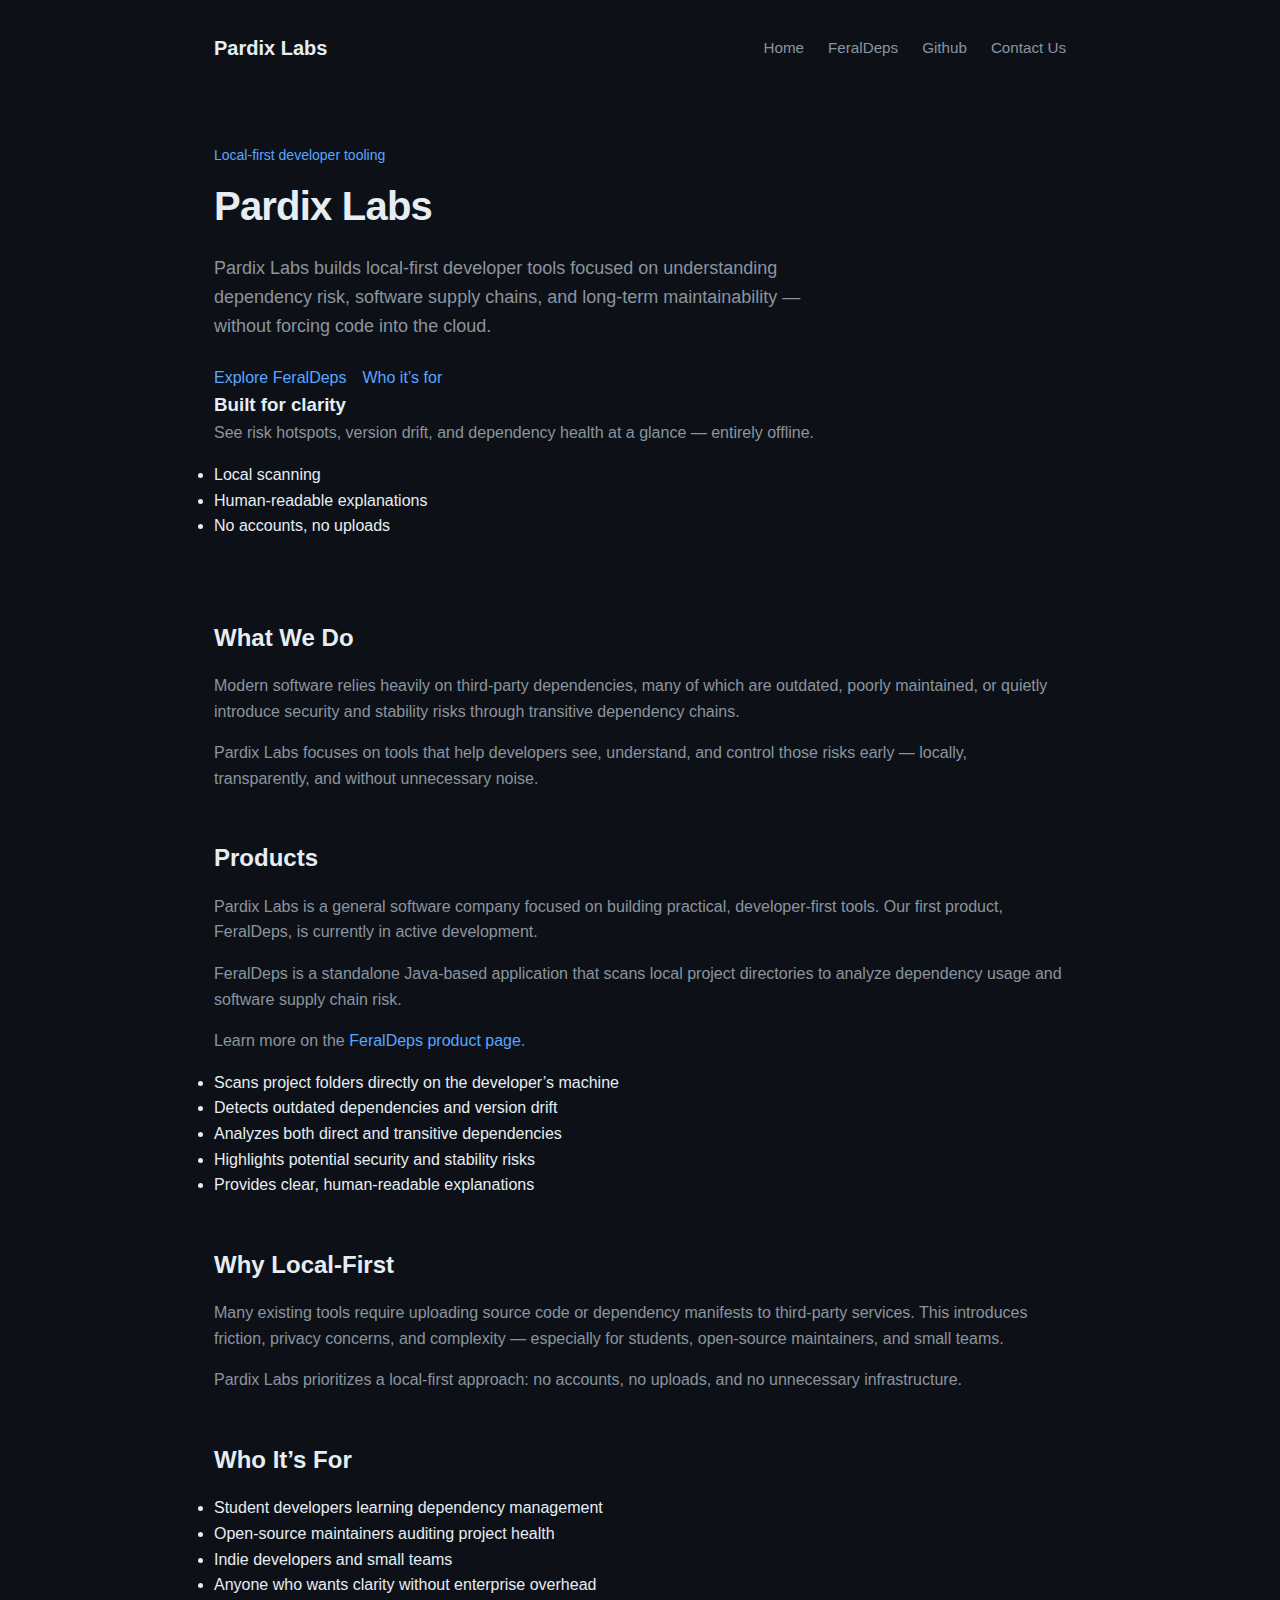
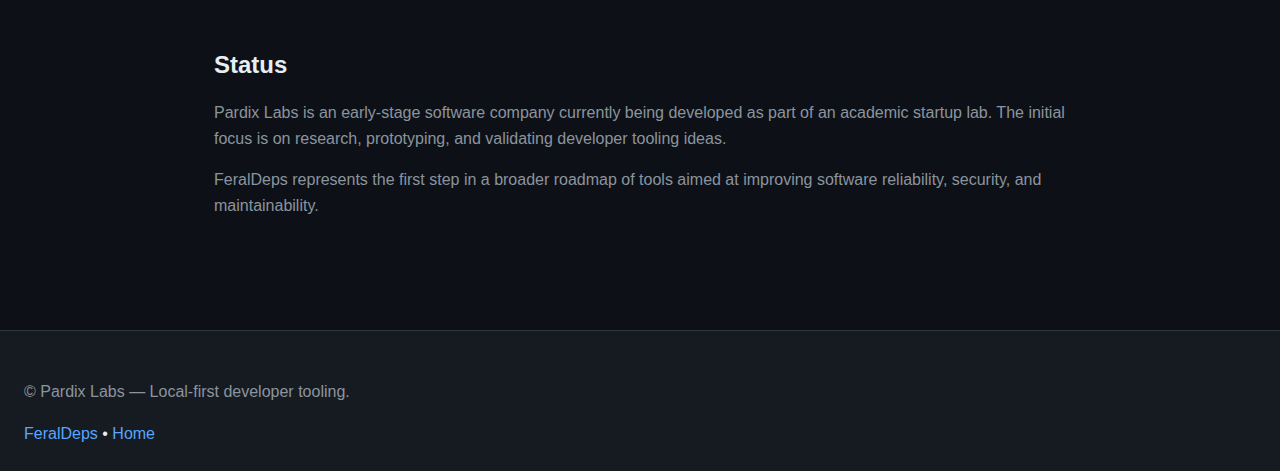
<file: index.html>
<!DOCTYPE html>
<html lang="en">
<head>
  <meta charset="UTF-8" />
  <meta name="viewport" content="width=device-width, initial-scale=1.0" />
  <title>Pardix Labs</title>
  <meta name="description" content="Pardix Labs builds local-first developer tools for dependency and security risk analysis." />
  <link rel="stylesheet" href="styles.css" />
</head>
<body>

<header class="site-header">
  <nav class="nav">
    <div class="logo">Pardix Labs</div>
    <div class="nav-links">
      <a href="index.html" aria-current="page">Home</a>
      <a href="feraldeps.html">FeralDeps</a>
      <a href="https://github.com/PardixLabs" >Github</a>
      <a href="mailto:pardixlabs@gmail.com">Contact Us</a>
    </div>
  </nav>
  <div class="hero">
    <div class="hero-content">
      <p class="eyebrow">Local‑first developer tooling</p>
      <h1>Pardix Labs</h1>
      <p class="lead">
        Pardix Labs builds <span class="accent">local-first developer tools</span> focused on understanding dependency risk,
        software supply chains, and long-term maintainability — without forcing code into the cloud.
      </p>
      <div class="hero-actions">
        <a class="button primary" href="feraldeps.html">Explore FeralDeps</a>
        <a class="button ghost" href="#who">Who it’s for</a>
      </div>
    </div>
    <div class="hero-card">
      <h3>Built for clarity</h3>
      <p>See risk hotspots, version drift, and dependency health at a glance — entirely offline.</p>
      <ul class="checklist">
        <li>Local scanning</li>
        <li>Human‑readable explanations</li>
        <li>No accounts, no uploads</li>
      </ul>
    </div>
  </div>
</header>

<main>
  <section class="card">
    <h2>What We Do</h2>
    <p>
      Modern software relies heavily on third-party dependencies, many of which are outdated, poorly maintained,
      or quietly introduce security and stability risks through transitive dependency chains.
    </p>
    <p>
      Pardix Labs focuses on tools that help developers <span class="accent">see, understand, and control</span>
      those risks early — locally, transparently, and without unnecessary noise.
    </p>
  </section>

  <section class="card">
    <h2>Products</h2>
    <p>
      Pardix Labs is a general software company focused on building practical, developer‑first tools.
      Our first product, <span class="accent">FeralDeps</span>, is currently in active development.
    </p>
    <p>
      FeralDeps is a standalone Java-based application that scans local project directories to analyze
      dependency usage and software supply chain risk.
    </p>
    <p>
      Learn more on the <a href="feraldeps.html">FeralDeps product page</a>.
    </p>
    <ul class="checklist">
      <li>Scans project folders directly on the developer’s machine</li>
      <li>Detects outdated dependencies and version drift</li>
      <li>Analyzes both direct and transitive dependencies</li>
      <li>Highlights potential security and stability risks</li>
      <li>Provides clear, human-readable explanations</li>
    </ul>
  </section>

  <section class="card">
    <h2>Why Local‑First</h2>
    <p>
      Many existing tools require uploading source code or dependency manifests to third-party services.
      This introduces friction, privacy concerns, and complexity — especially for students, open-source
      maintainers, and small teams.
    </p>
    <p>
      Pardix Labs prioritizes a <span class="accent">local-first</span> approach: no accounts, no uploads,
      and no unnecessary infrastructure.
    </p>
  </section>

  <section class="card" id="who">
    <h2>Who It’s For</h2>
    <ul class="checklist">
      <li>Student developers learning dependency management</li>
      <li>Open-source maintainers auditing project health</li>
      <li>Indie developers and small teams</li>
      <li>Anyone who wants clarity without enterprise overhead</li>
    </ul>
  </section>

  <section class="card">
    <h2>Status</h2>
    <p>
      Pardix Labs is an early-stage software company currently being developed as part of an academic
      startup lab. The initial focus is on research, prototyping, and validating developer tooling ideas.
    </p>
    <p>
      FeralDeps represents the first step in a broader roadmap of tools aimed at improving software
      reliability, security, and maintainability.
    </p>
  </section>
</main>

<footer>
  <p>© Pardix Labs — Local‑first developer tooling.</p>
  <div class="footer-links">
    <a href="feraldeps.html">FeralDeps</a>
    <span class="dot">•</span>
    <a href="index.html">Home</a>
  </div>
</footer>

</body>
</html>
</file>
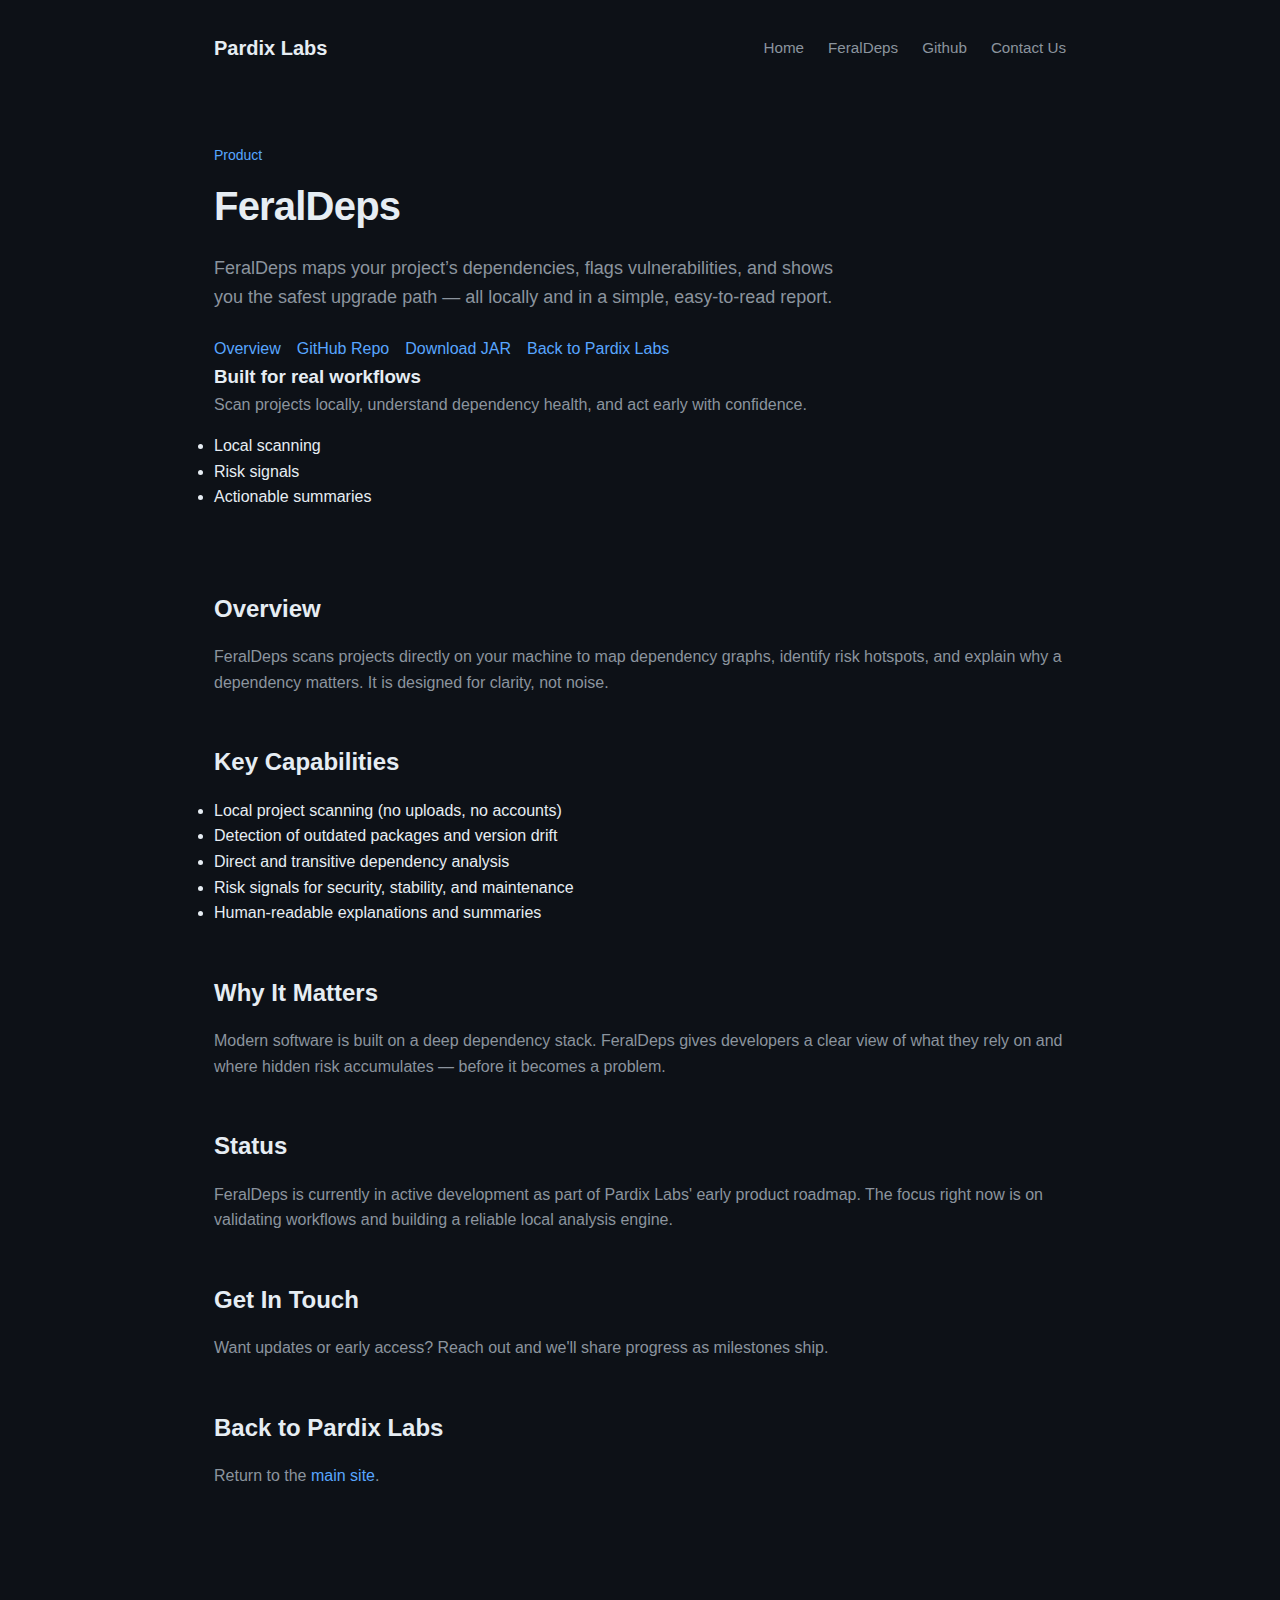
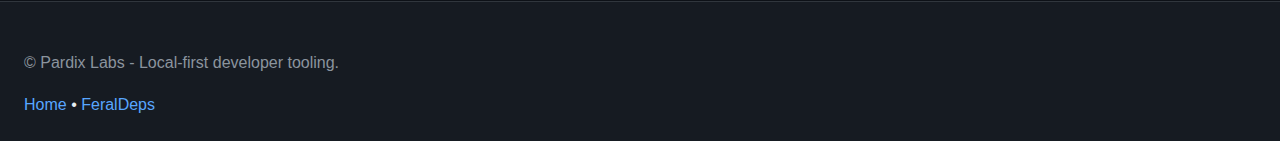
<file: feraldeps.html>
<!DOCTYPE html>
<html lang="en">
<head>
  <meta charset="UTF-8" />
  <meta name="viewport" content="width=device-width, initial-scale=1.0" />
  <title>FeralDeps — Pardix Labs</title>
  <meta name="description" content="FeralDeps is a local-first dependency risk analyzer from Pardix Labs." />
  <link rel="stylesheet" href="styles.css" />
</head>
<body>

<header class="site-header">
  <nav class="nav">
    <div class="logo">Pardix Labs</div>
    <div class="nav-links">
      <a href="index.html">Home</a>
      <a href="feraldeps.html" aria-current="page">FeralDeps</a>
      <a href="https://github.com/PardixLabs">Github</a>
      <a href="mailto:pardixlabs@gmail.com">Contact Us</a>
    </div>
  </nav>
  <div class="hero">
    <div class="hero-content">
      <p class="eyebrow">Product</p>
      <h1>FeralDeps</h1>
      <p class="lead">
        FeralDeps maps your project’s dependencies, flags vulnerabilities, and shows
         you the safest upgrade path — all locally and in a simple, easy-to-read report.
      </p>
      <div class="hero-actions">
        <a class="button primary" href="#overview">Overview</a>
        <a class="button primary" href="https://github.com/PardixLabs/feraldeps-core" target="_blank" rel="noopener">GitHub Repo</a>
        <a class="button primary" href="https://github.com/PardixLabs/feraldeps-core/releases/download/v0.1.1/feraldeps-0.1.1.jar" target="_blank" rel="noopener">Download JAR</a>
        <a class="button ghost" href="index.html">Back to Pardix Labs</a>
      </div>
    </div>
    <div class="hero-card">
      <h3>Built for real workflows</h3>
      <p>Scan projects locally, understand dependency health, and act early with confidence.</p>
      <ul class="checklist">
        <li>Local scanning</li>
        <li>Risk signals</li>
        <li>Actionable summaries</li>
      </ul>
    </div>
  </div>
</header>

<main>
  <section class="card" id="overview">
    <h2>Overview</h2>
    <p>
      FeralDeps scans projects directly on your machine to map dependency graphs, identify risk hotspots,
      and explain why a dependency matters. It is designed for clarity, not noise.
    </p>
  </section>

  <section class="card">
    <h2>Key Capabilities</h2>
    <ul class="checklist">
      <li>Local project scanning (no uploads, no accounts)</li>
      <li>Detection of outdated packages and version drift</li>
      <li>Direct and transitive dependency analysis</li>
      <li>Risk signals for security, stability, and maintenance</li>
      <li>Human-readable explanations and summaries</li>
    </ul>
  </section>

  <section class="card">
    <h2>Why It Matters</h2>
    <p>
      Modern software is built on a deep dependency stack. FeralDeps gives developers a clear view of
      what they rely on and where hidden risk accumulates — before it becomes a problem.
    </p>
  </section>

  <section class="card">
    <h2>Status</h2>
    <p>
      FeralDeps is currently in active development as part of Pardix Labs' early product roadmap.
      The focus right now is on validating workflows and building a reliable local analysis engine.
    </p>
  </section>

  <section class="card">
    <h2>Get In Touch</h2>
    <p>
      Want updates or early access? Reach out and we'll share progress as milestones ship.
    </p>
  </section>

  <section class="card">
    <h2>Back to Pardix Labs</h2>
    <p>
      Return to the <a href="index.html">main site</a>.
    </p>
  </section>
</main>

<footer>
  <p>© Pardix Labs - Local-first developer tooling.</p>
  <div class="footer-links">
    <a href="index.html">Home</a>
    <span class="dot">•</span>
    <a href="feraldeps.html">FeralDeps</a>
  </div>
</footer>

<script src='https://storage.ko-fi.com/cdn/scripts/overlay-widget.js'></script>
<script>
  kofiWidgetOverlay.draw('pardixlabs', {
    'type': 'floating-chat',
    'floating-chat.donateButton.text': 'Donate',
    'floating-chat.donateButton.background-color': '#794bc4',
    'floating-chat.donateButton.text-color': '#fff'
  });
</script>

</body>
</html>
</file>
<file: styles.css>
:root {
  --bg: #0d1117;
  --bg-alt: #161b22;
  --fg: #e6edf3;
  --fg-muted: #8b949e;
  --accent: #58a6ff;
  --accent-hover: #79c0ff;
  --border: #30363d;
  --code-bg: #21262d;
}

* {
  box-sizing: border-box;
  margin: 0;
  padding: 0;
}

body {
  font-family: -apple-system, BlinkMacSystemFont, "Segoe UI", Helvetica, Arial, sans-serif;
  background: var(--bg);
  color: var(--fg);
  line-height: 1.6;
}

a {
  color: var(--accent);
  text-decoration: none;
}

a:hover {
  text-decoration: underline;
}

/* Header */
.site-header {
  max-width: 900px;
  margin: 0 auto;
  padding: 2rem 1.5rem;
}

.nav {
  display: flex;
  justify-content: space-between;
  align-items: center;
  margin-bottom: 3rem;
}

.logo {
  display: flex;
  align-items: center;
  gap: 0.5rem;
  font-weight: 600;
  font-size: 1.25rem;
  color: var(--fg);
}

.logo img {
  width: 28px;
  height: 28px;
  border-radius: 4px;
}

.logo:hover {
  text-decoration: none;
}

.nav-links {
  display: flex;
  gap: 1.5rem;
}

.nav-links a {
  color: var(--fg-muted);
  font-size: 0.95rem;
}

.nav-links a:hover,
.nav-links a.active {
  color: var(--fg);
  text-decoration: none;
}

/* Hero */
.hero {
  padding: 2rem 0 3rem;
}

.eyebrow {
  display: block;
  color: var(--accent);
  font-size: 0.875rem;
  font-weight: 500;
  margin-bottom: 0.5rem;
}

.hero h1 {
  font-size: 2.5rem;
  font-weight: 700;
  margin-bottom: 1rem;
  letter-spacing: -0.02em;
}

.lead {
  color: var(--fg-muted);
  font-size: 1.125rem;
  max-width: 640px;
  margin-bottom: 1.5rem;
}

.hero-actions {
  display: flex;
  gap: 1rem;
  flex-wrap: wrap;
}

.btn {
  display: inline-block;
  padding: 0.625rem 1.25rem;
  border-radius: 6px;
  font-size: 0.95rem;
  font-weight: 500;
  transition: 0.2s;
}

.btn-primary {
  background: var(--accent);
  color: var(--bg);
}

.btn-primary:hover {
  background: var(--accent-hover);
  text-decoration: none;
}

.btn-secondary {
  background: var(--bg-alt);
  color: var(--fg);
  border: 1px solid var(--border);
}

.btn-secondary:hover {
  border-color: var(--fg-muted);
  text-decoration: none;
}

/* Main */
main {
  max-width: 900px;
  margin: 0 auto;
  padding: 0 1.5rem 4rem;
}

section {
  margin-bottom: 3rem;
}

h2 {
  font-size: 1.5rem;
  font-weight: 600;
  margin-bottom: 1rem;
}

p {
  color: var(--fg-muted);
  margin-bottom: 1rem;
}

/* Intro */
.intro {
  padding: 2rem;
  background: var(--bg-alt);
  border: 1px solid var(--border);
  border-radius: 6px;
}

/* Features */
.feature-card {
  padding: 2rem;
  background: var(--bg-alt);
  border: 1px solid var(--border);
  border-radius: 6px;
}

.feature-card h3 {
  font-size: 1.25rem;
  margin-bottom: 0.75rem;
}

.feature-card ul {
  margin: 1rem 0;
  padding-left: 1.25rem;
}

.feature-card li {
  color: var(--fg-muted);
  margin-bottom: 0.5rem;
}

.link {
  font-weight: 500;
}

/* Values */
.value-grid {
  display: grid;
  grid-template-columns: repeat(auto-fit, minmax(250px, 1fr));
  gap: 1.5rem;
  margin-top: 1.5rem;
}

.value-item {
  padding: 1.5rem;
  background: var(--bg-alt);
  border: 1px solid var(--border);
  border-radius: 6px;
}

.value-item h3 {
  font-size: 1.1rem;
  margin-bottom: 0.5rem;
}

.value-item p {
  font-size: 0.95rem;
  margin-bottom: 0;
}

/* Audience */
.audience-list {
  list-style: none;
}

.audience-list li {
  padding: 1rem 0;
  border-bottom: 1px solid var(--border);
}

.audience-list li:last-child {
  border-bottom: none;
}

.audience-list strong {
  color: var(--fg);
}

/* Footer */
footer {
  border-top: 1px solid var(--border);
  background: var(--bg-alt);
  padding: 3rem 1.5rem 1.5rem;
}

.footer-inner {
  max-width: 900px;
  margin: 0 auto;
  display: flex;
  justify-content: space-between;
  flex-wrap: wrap;
  gap: 2rem;
}

.footer-brand .logo {
  display: flex;
  align-items: center;
  gap: 0.4rem;
  margin-bottom: 0.5rem;
}

.footer-brand .logo img {
  width: 22px;
  height: 22px;
  border-radius: 4px;
}

.footer-brand p {
  font-size: 0.9rem;
  margin: 0;
}

.footer-nav {
  display: flex;
  gap: 3rem;
}

.footer-col h4 {
  font-size: 0.8rem;
  text-transform: uppercase;
  color: var(--fg-muted);
  margin-bottom: 0.75rem;
}

.footer-col a {
  display: block;
  color: var(--fg-muted);
  font-size: 0.95rem;
  margin-bottom: 0.5rem;
}

.footer-col a:hover {
  color: var(--fg);
}

.footer-bottom {
  max-width: 900px;
  margin: 2rem auto 0;
  padding-top: 1.5rem;
  border-top: 1px solid var(--border);
  text-align: center;
}

.footer-bottom p {
  font-size: 0.85rem;
  margin: 0;
}

/* Responsive */
@media (max-width: 600px) {
  .nav {
    flex-direction: column;
    gap: 1rem;
  }
  
  .hero h1 {
    font-size: 2rem;
  }
  
  .footer-inner {
    flex-direction: column;
  }
  
  .footer-nav {
    gap: 2rem;
  }
}

/* Code block */
pre {
  background: var(--code-bg);
  border: 1px solid var(--border);
  border-radius: 6px;
  padding: 1rem;
  overflow-x: auto;
  margin: 1rem 0;
}

code {
  font-family: "SFMono-Regular", Consolas, "Liberation Mono", Menlo, monospace;
  font-size: 0.9rem;
  color: var(--fg);
}
</file>
